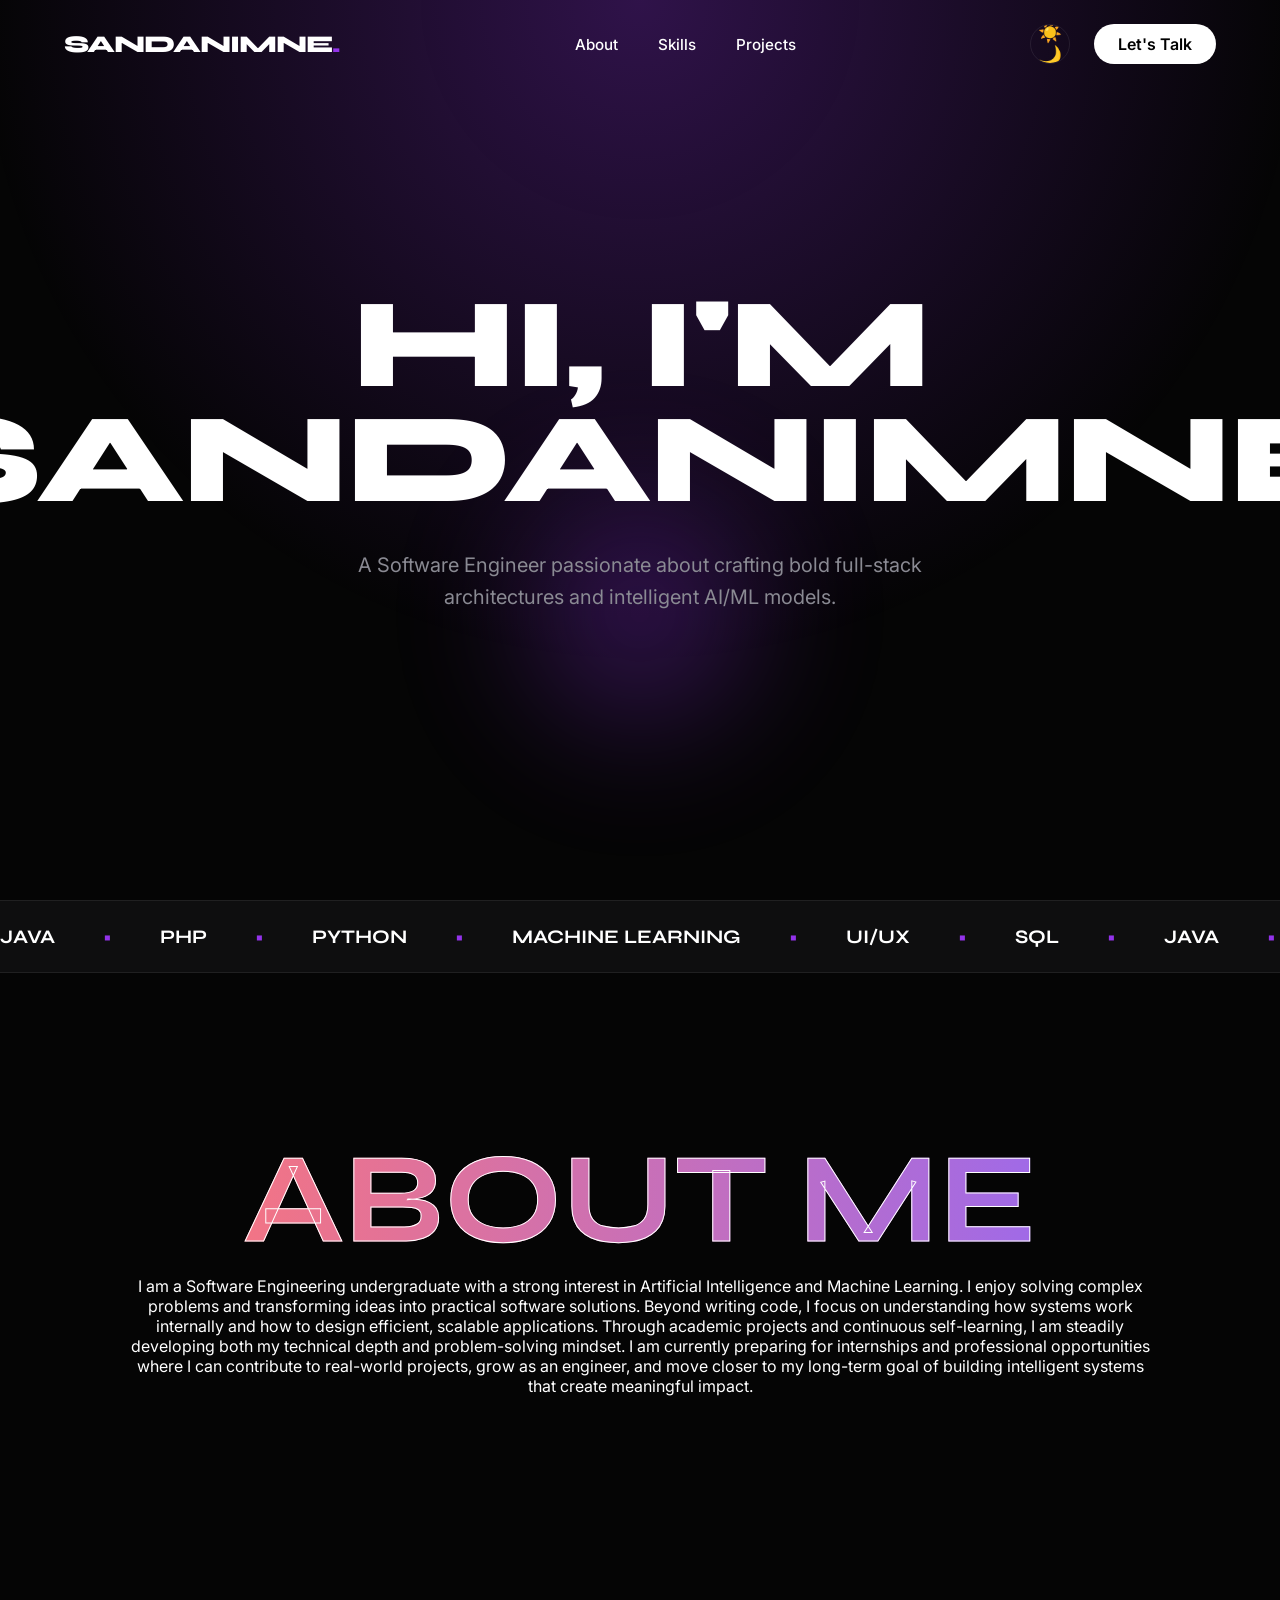
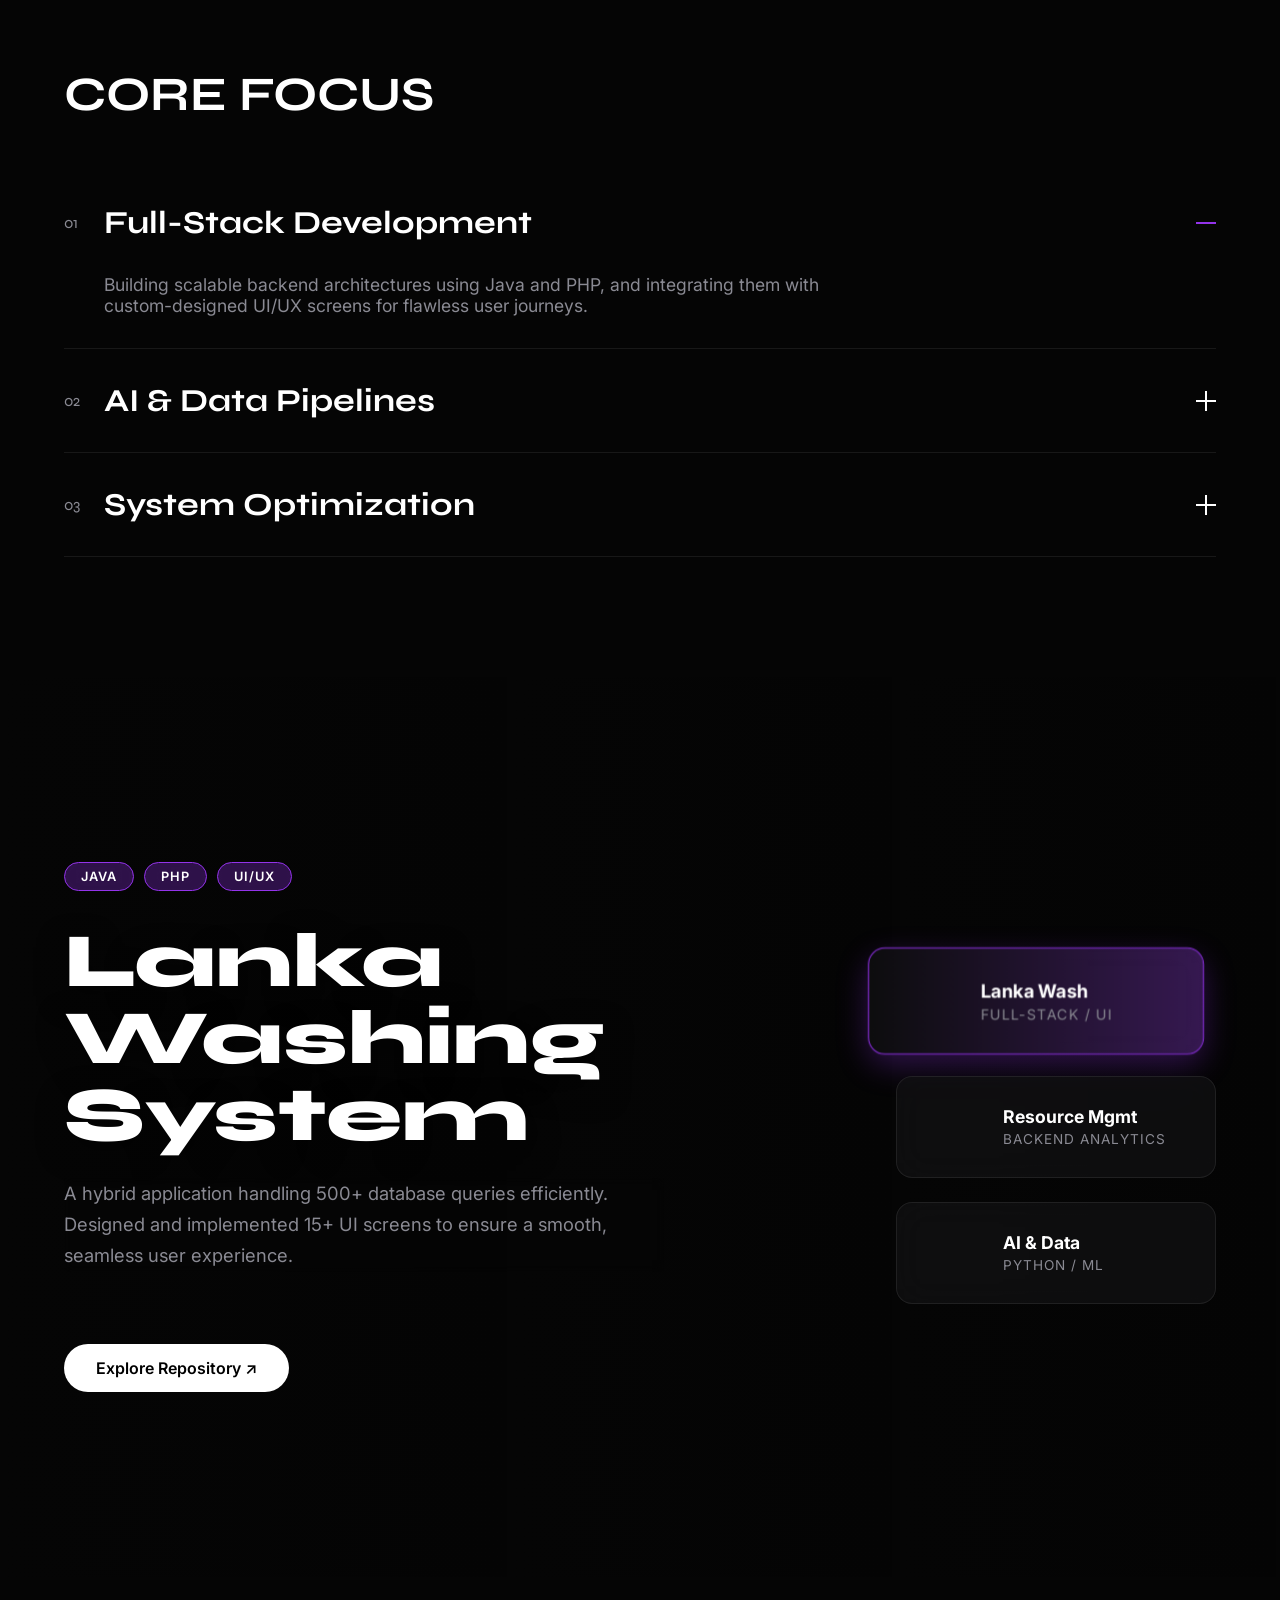
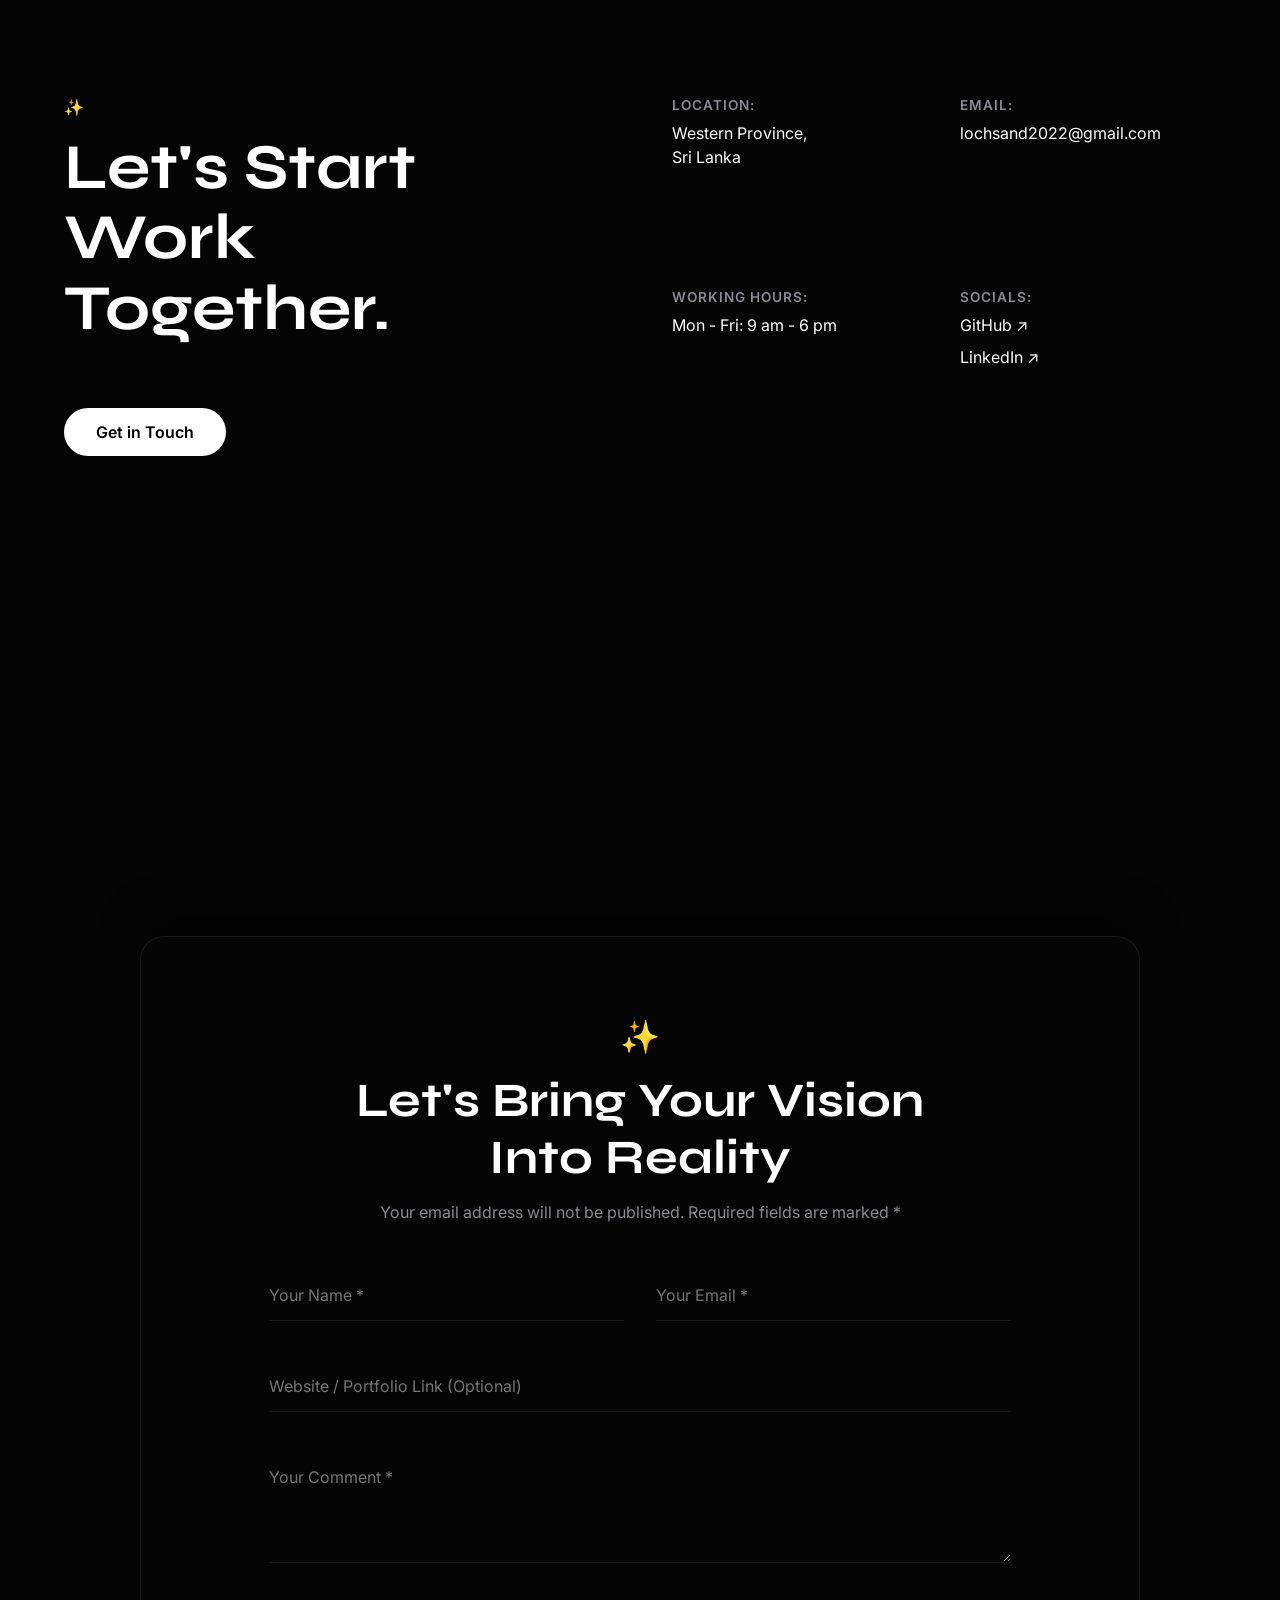
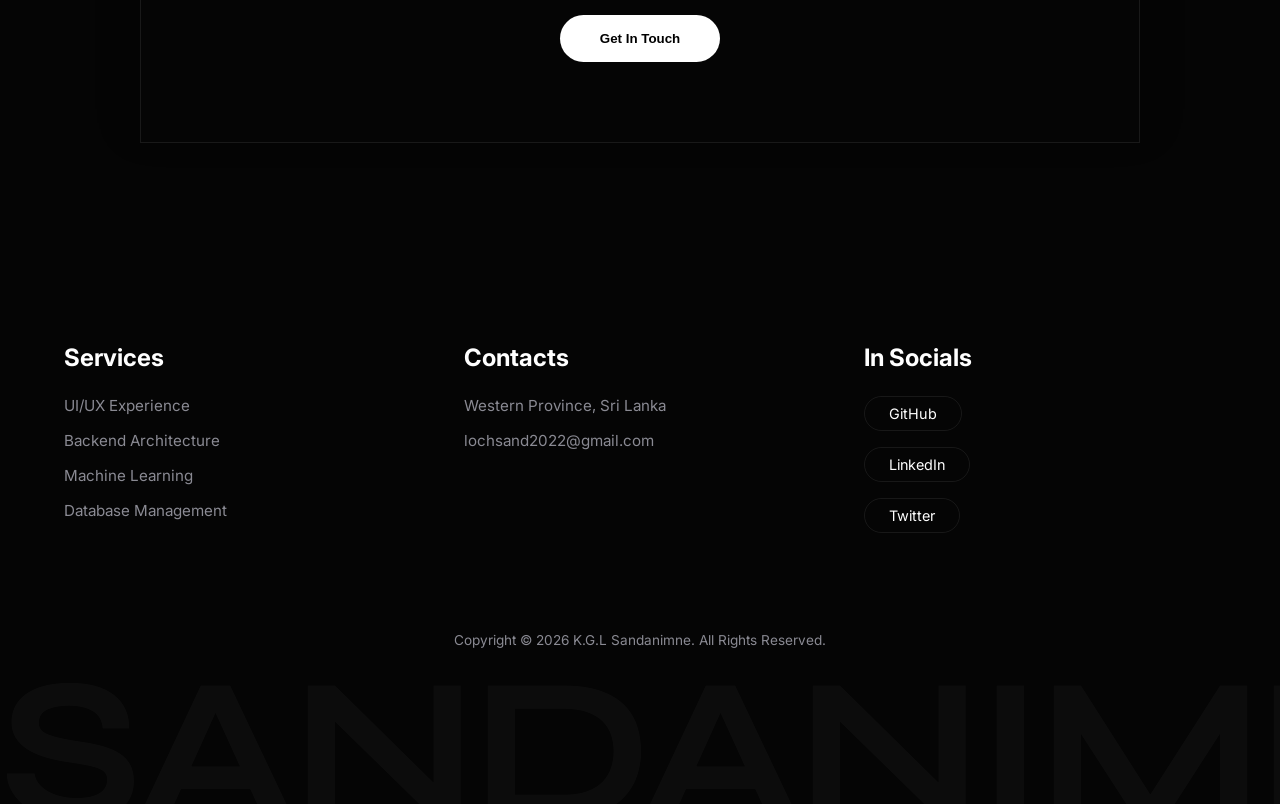
<file: back/index.html>
<!DOCTYPE html>
<html lang="en">
<head>
    <meta charset="UTF-8">
    <meta name="viewport" content="width=device-width, initial-scale=1.0">
    <title>K.G.L Sandanimne | Software Engineer & AI</title>
    <link href="https://fonts.googleapis.com/css2?family=Inter:wght@400;500;600&family=Syne:wght@700;800&display=swap" rel="stylesheet">
    <link rel="stylesheet" href="style.css">
</head>
<body>

    <div class="ambient-glow"></div>

    <nav class="navbar" id="navbar">
        <a href="#" class="nav-logo">SANDANIMNE<span>.</span></a>
        
        <div class="nav-links">
            <a href="#about" class="hover-underline">About</a>
            <a href="#skills" class="hover-underline">Skills</a>
            <a href="#projects" class="hover-underline">Projects</a>
        </div>

        <div class="nav-actions">
            <button id="theme-toggle" class="theme-btn" aria-label="Toggle Theme">
                <div class="theme-icon-wrapper">
                    <span class="sun-icon">☀️</span>
                    <span class="moon-icon">🌙</span>
                </div>
            </button>
            <a href="#contact" class="contact-pill magnetic-btn">Let's Talk</a>
        </div>
    </nav>

    <section class="hero" id="home">
        <h1 class="huge-text reveal-text">HI, I'M <br> SANDANIMNE</h1>
        <p class="subtitle reveal-fade delay-1">A Software Engineer passionate about crafting bold full-stack architectures and intelligent AI/ML models.</p>
        
        <div class="hero-visuals reveal-fade delay-2">
            <div class="floating-orb"></div>
        </div>
    </section>

    <div class="marquee-container">
        <div class="marquee-track">
            
            <div class="marquee-group">
                <span>JAVA</span><span class="dot">•</span>
                <span>PHP</span><span class="dot">•</span>
                <span>PYTHON</span><span class="dot">•</span>
                <span>MACHINE LEARNING</span><span class="dot">•</span>
                <span>UI/UX</span><span class="dot">•</span>
                <span>SQL</span><span class="dot">•</span>
                <span>JAVA</span><span class="dot">•</span>
                <span>PHP</span><span class="dot">•</span>
                <span>PYTHON</span><span class="dot">•</span>
                <span>MACHINE LEARNING</span><span class="dot">•</span>
                <span>UI/UX</span><span class="dot">•</span>
                <span>SQL</span><span class="dot">•</span>
            </div>
            
            <div class="marquee-group" aria-hidden="true">
                <span>JAVA</span><span class="dot">•</span>
                <span>PHP</span><span class="dot">•</span>
                <span>PYTHON</span><span class="dot">•</span>
                <span>MACHINE LEARNING</span><span class="dot">•</span>
                <span>UI/UX</span><span class="dot">•</span>
                <span>SQL</span><span class="dot">•</span>
                <span>JAVA</span><span class="dot">•</span>
                <span>PHP</span><span class="dot">•</span>
                <span>PYTHON</span><span class="dot">•</span>
                <span>MACHINE LEARNING</span><span class="dot">•</span>
                <span>UI/UX</span><span class="dot">•</span>
                <span>SQL</span><span class="dot">•</span>
            </div>

        </div>
    </div>

    <section id="about" class="about-section section-padding">
        <div class="container text-center">
            
            <h2 class="hollow-text">ABOUT ME</h2><br><br>
            
            <div class="about-text-content">
                <p class="scrub-text" id="scrub-text">
                    I am a Software Engineering undergraduate with a strong interest in Artificial Intelligence and Machine Learning. I enjoy solving complex problems and transforming ideas into practical software solutions. Beyond writing code, I focus on understanding how systems work internally and how to design efficient, scalable applications. Through academic projects and continuous self-learning, I am steadily developing both my technical depth and problem-solving mindset. I am currently preparing for internships and professional opportunities where I can contribute to real-world projects, grow as an engineer, and move closer to my long-term goal of building intelligent systems that create meaningful impact.
                </p>
            </div>
            
        </div>
    </section>

    <section id="skills" class="services-section section-padding">
        <div class="container">
            <h2 class="section-title reveal-up">CORE FOCUS</h2>
            
            <div class="accordion reveal-up delay-1">
                <div class="accordion-item active">
                    <div class="accordion-header">
                        <span class="num">01</span>
                        <h3>Full-Stack Development</h3>
                        <span class="icon"></span>
                    </div>
                    <div class="accordion-body">
                        <div class="accordion-content">
                            <p>Building scalable backend architectures using Java and PHP, and integrating them with custom-designed UI/UX screens for flawless user journeys.</p>
                        </div>
                    </div>
                </div>

                <div class="accordion-item">
                    <div class="accordion-header">
                        <span class="num">02</span>
                        <h3>AI & Data Pipelines</h3>
                        <span class="icon"></span>
                    </div>
                    <div class="accordion-body">
                        <div class="accordion-content">
                            <p>Developing predictive models, data analysis pipelines, and basic neural networks using Python and modern data science concepts.</p>
                        </div>
                    </div>
                </div>

                <div class="accordion-item">
                    <div class="accordion-header">
                        <span class="num">03</span>
                        <h3>System Optimization</h3>
                        <span class="icon"></span>
                    </div>
                    <div class="accordion-body">
                        <div class="accordion-content">
                            <p>Handling 500+ heavy database queries and implementing real-time JasperReports for workflow tracking and resource management.</p>
                        </div>
                    </div>
                </div>
            </div>
        </div>
    </section>

    <section id="projects" class="immersive-projects">
        
        <div class="project-bg-container">
            <div class="proj-bg-layer active" style="background-image: url('https://images.unsplash.com/photo-1551288049-bebda4e38f71?q=80&w=1920');"></div>
            <div class="proj-bg-layer" style="background-image: url('https://images.unsplash.com/photo-1460925895917-afdab827c52f?q=80&w=1920');"></div>
            <div class="proj-bg-layer" style="background-image: url('https://images.unsplash.com/photo-1620712943543-bcc4688e7485?q=80&w=1920');"></div>
            <div class="proj-bg-overlay"></div>
        </div>

        <div class="container proj-layout">
            
            <div class="proj-info-wrapper reveal-up">
                <div class="proj-tags" id="proj-tags">
                    <span class="tag">Java</span><span class="tag">PHP</span><span class="tag">UI/UX</span>
                </div>
                
                <h2 class="massive-proj-title" id="proj-title">Lanka Washing System</h2>
                <p class="proj-description" id="proj-desc">
                    A hybrid application handling 500+ database queries efficiently. Designed and implemented 15+ UI screens to ensure a smooth, seamless user experience.
                </p>
                
                <a href="https://github.com/NimnaOfficial" target="_blank" rel="noopener noreferrer" class="btn-primary magnetic-btn mt-base">
                    Explore Repository ↗
                </a>
            </div>

            <div class="proj-thumbnails reveal-up delay-1">
                
                <div class="thumb-card active" data-index="0">
                    <div class="thumb-img" style="background-image: url('https://images.unsplash.com/photo-1551288049-bebda4e38f71?q=80&w=800');"></div>
                    <div class="thumb-content">
                        <h4>Lanka Wash</h4>
                        <p>Full-Stack / UI</p>
                    </div>
                </div>

                <div class="thumb-card" data-index="1">
                    <div class="thumb-img" style="background-image: url('https://images.unsplash.com/photo-1460925895917-afdab827c52f?q=80&w=800');"></div>
                    <div class="thumb-content">
                        <h4>Resource Mgmt</h4>
                        <p>Backend Analytics</p>
                    </div>
                </div>

                <div class="thumb-card" data-index="2">
                    <div class="thumb-img" style="background-image: url('https://images.unsplash.com/photo-1620712943543-bcc4688e7485?q=80&w=800');"></div>
                    <div class="thumb-content">
                        <h4>AI & Data</h4>
                        <p>Python / ML</p>
                    </div>
                </div>

            </div>
        </div>
    </section>

    <section id="contact" class="contact-section section-padding">
        <div class="container">
            
            <div class="contact-top-grid reveal-up">
                <div class="contact-left">
                    <span class="sparkle-icon">✨</span>
                    <h2 class="huge-text-sub">Let's Start Work<br>Together.</h2>
                    <a href="mailto:lochsand2022@gmail.com" class="btn-primary mt-base magnetic-btn">Get in Touch</a>
                </div>
                
                <div class="contact-right">
                    <div class="info-block">
                        <h4>LOCATION:</h4>
                        <p>Western Province,<br>Sri Lanka</p>
                    </div>
                    <div class="info-block">
                        <h4>EMAIL:</h4>
                        <p>lochsand2022@gmail.com</p>
                    </div>
                    <div class="info-block">
                        <h4>WORKING HOURS:</h4>
                        <p>Mon - Fri: 9 am - 6 pm</p>
                    </div>
                    <div class="info-block">
                        <h4>SOCIALS:</h4>
                        <div class="social-links-small">
                            <a href="https://github.com/NimnaOfficial" target="_blank" rel="noopener noreferrer">GitHub ↗</a>
                            <a href="#" target="_blank" rel="noopener noreferrer">LinkedIn ↗</a>
                        </div>
                    </div>
                </div>
            </div>

            <div class="massive-email-container reveal-up delay-1">
                
            </div>
        </div>

        <div class="map-form-container reveal-up delay-2">
            
            <div class="map-wrapper">
                <iframe src="https://www.google.com/maps/embed?pb=!1m18!1m12!1m3!1d126743.58585973809!2d79.858886!3d6.9270786!2m3!1f0!2f0!3f0!3m2!1i1024!2i768!4f13.1!3m3!1m2!1s0x3ae25963120b1509%3A0x2db2c18a68712863!2sColombo%2C%20Sri%20Lanka!5e0!3m2!1sen!2sus!4v1680000000000!5m2!1sen!2sus" width="100%" height="600" style="border:0;" allowfullscreen="" loading="lazy" referrerpolicy="no-referrer-when-downgrade"></iframe>
            </div>

            <div class="form-overlap-card">
                <div class="sparkle-icon-center">✨</div>
                <h3>Let's Bring Your Vision<br>Into Reality</h3>
                <p class="form-subtext">Your email address will not be published. Required fields are marked *</p>
                
                <form action="https://api.web3forms.com/submit" method="POST" class="custom-form">
                    <input type="hidden" name="access_key" value="abd9e510-e95a-470b-8867-3f8134b0ad7c">
                    
                    <div class="input-row">
                        <div class="input-group">
                            <input type="text" name="name" placeholder="Your Name *" required>
                        </div>
                        <div class="input-group">
                            <input type="email" name="email" placeholder="Your Email *" required>
                        </div>
                    </div>
                    
                    <div class="input-group">
                        <input type="text" name="website" placeholder="Website / Portfolio Link (Optional)">
                    </div>
                    
                    <div class="input-group">
                        <textarea name="message" placeholder="Your Comment *" required rows="4"></textarea>
                    </div>
                    
                    <button type="submit" class="btn-primary magnetic-btn form-submit-btn">Get In Touch</button>
                </form>
            </div>
        </div>
    </section>

    <footer class="mega-footer">
        <div class="container footer-grid reveal-up">
            <div class="footer-col">
                <h4>Services</h4>
                <ul>
                    <li>UI/UX Experience</li>
                    <li>Backend Architecture</li>
                    <li>Machine Learning</li>
                    <li>Database Management</li>
                </ul>
            </div>
            <div class="footer-col">
                <h4>Contacts</h4>
                <p>Western Province, Sri Lanka</p>
                <p>lochsand2022@gmail.com</p>
            </div>
            <div class="footer-col">
                <h4>In Socials</h4>
                <div class="footer-social-pills">
                    <a href="https://github.com/NimnaOfficial" target="_blank" rel="noopener noreferrer">GitHub</a>
                    <a href="#">LinkedIn</a>
                    <a href="#">Twitter</a>
                </div>
            </div>
        </div>
        
        <div class="footer-bottom-bar reveal-up delay-1">
            <p>Copyright © 2026 K.G.L Sandanimne. All Rights Reserved.</p>
            <h1 class="footer-massive-logo">SANDANIMNE.</h1>
        </div>
    </footer>

    <script src="script.js"></script>
</body>
</html>
</file>
<file: back/style.css>
/* --- CSS VARIABLES & THEME LOGIC --- */
:root {
    /* DARK MODE (Default) */
    --bg-main: #050505;
    --text-main: #ffffff;
    --text-muted: #8a8a93;
    --accent: #9333ea;
    --accent-glow: rgba(147, 51, 234, 0.3);
    
    --card-bg: rgba(20, 20, 22, 0.6);
    --card-border: rgba(255, 255, 255, 0.08);
    --nav-bg: rgba(5, 5, 5, 0.8);
    
    --btn-bg: #ffffff;
    --btn-text: #000000;
}

[data-theme="light"] {
    /* LIGHT MODE */
    --bg-main: #f8fafc;
    --text-main: #0f172a;
    --text-muted: #64748b;
    --accent: #7e22ce;
    --accent-glow: rgba(126, 34, 206, 0.2);
    
    --card-bg: rgba(255, 255, 255, 0.7);
    --card-border: rgba(0, 0, 0, 0.08);
    --nav-bg: rgba(248, 250, 252, 0.8);
    
    --btn-bg: #0f172a;
    --btn-text: #ffffff;
}

/* --- RESET & BASE --- */
* { margin: 0; padding: 0; box-sizing: border-box; }

body {
    background-color: var(--bg-main);
    color: var(--text-main);
    font-family: 'Inter', sans-serif;
    overflow-x: hidden;
    transition: background-color 0.5s ease, color 0.5s ease;
}

h1, h2, h3, .nav-logo { font-family: 'Syne', sans-serif; }

.container { max-width: 1400px; margin: 0 auto; padding: 0 5%; }
.section-padding { padding: 120px 0; }
.mt-base { margin-top: 2rem; }

/* Background Glow */
.ambient-glow {
    position: fixed; top: 0; left: 0; width: 100vw; height: 100vh;
    background: radial-gradient(circle at 50% 0%, var(--accent-glow) 0%, transparent 60%);
    z-index: -1; pointer-events: none;
    transition: background 0.5s ease;
}

/* --- NAVBAR --- */
.navbar {
    position: fixed; top: 0; left: 0; width: 100%;
    display: flex; justify-content: space-between; align-items: center;
    padding: 1.5rem 5%; z-index: 1000;
    transition: all 0.4s ease;
}

.navbar.scrolled {
    background: var(--nav-bg);
    backdrop-filter: blur(12px);
    -webkit-backdrop-filter: blur(12px); /* Safari Fix */
    border-bottom: 1px solid var(--card-border);
}

.nav-logo { font-size: 1.5rem; font-weight: 800; text-decoration: none; color: var(--text-main); letter-spacing: -1px; }
.nav-logo span { color: var(--accent); }

.nav-links { display: flex; gap: 2.5rem; }
.nav-links a { color: var(--text-main); text-decoration: none; font-weight: 500; font-size: 0.95rem; }

.nav-actions { display: flex; align-items: center; gap: 1.5rem; }

/* Theme Toggle Button Animation */
.theme-btn {
    background: transparent; border: none; font-size: 1.2rem; cursor: pointer;
    width: 40px; height: 40px; border-radius: 50%;
    display: flex; align-items: center; justify-content: center;
    overflow: hidden; position: relative;
    border: 1px solid var(--card-border);
}

.theme-icon-wrapper {
    display: flex; flex-direction: column;
    transition: transform 0.5s cubic-bezier(0.68, -0.55, 0.265, 1.55);
}

[data-theme="light"] .theme-icon-wrapper { transform: translateY(-50%); }

.contact-pill {
    background: var(--btn-bg); color: var(--btn-text);
    padding: 10px 24px; border-radius: 50px; text-decoration: none; font-weight: 600;
    transition: transform 0.3s;
}

/* --- HERO --- */
.hero {
    min-height: 100vh; display: flex; flex-direction: column;
    justify-content: center; align-items: center; text-align: center;
    padding: 0 5%; position: relative;
}

.huge-text {
    font-size: clamp(3rem, 10vw, 8rem);
    font-weight: 800; line-height: 0.9; letter-spacing: -2px;
    margin-bottom: 2rem; z-index: 2;
}

.subtitle {
    font-size: clamp(1rem, 2vw, 1.25rem); color: var(--text-muted);
    max-width: 650px; z-index: 2; line-height: 1.6;
}

/* Floating 3D Orb Effect */
.floating-orb {
    position: absolute; top: 50%; left: 50%; transform: translate(-50%, -50%);
    width: 400px; height: 400px; border-radius: 50%;
    background: radial-gradient(circle, var(--accent) 0%, transparent 60%);
    filter: blur(60px); opacity: 0.4; z-index: 1;
    animation: float 6s ease-in-out infinite;
}

@keyframes float {
    0%, 100% { transform: translate(-50%, -50%) scale(1); }
    50% { transform: translate(-50%, -60%) scale(1.1); }
}

/* --- MARQUEE --- */
.marquee-container {
    width: 100%; overflow: hidden;
    background: var(--card-bg); padding: 1.5rem 0;
    border-top: 1px solid var(--card-border); border-bottom: 1px solid var(--card-border);
}

.marquee {
    display: flex; white-space: nowrap; align-items: center;
    animation: scroll 25s linear infinite; gap: 2rem;
}

.marquee span { font-family: 'Syne', sans-serif; font-size: 1.2rem; font-weight: 700; color: var(--text-main); }
.marquee .dot { color: var(--accent); }

@keyframes scroll {
    0% { transform: translateX(0); }
    100% { transform: translateX(-50%); }
}

/* --- ABOUT (Hollow Fill Animation) --- */
.about-section { text-align: center; }

.hollow-text {
    font-size: clamp(3rem, 12vw, 10rem);
    color: transparent;
    -webkit-text-stroke: 1px var(--text-muted);
    margin-bottom: -50px; position: relative; z-index: 1;
    transition: all 0.5s ease;
}

/* Fills with color when the section gets the active class from JS */
.about-section.active .hollow-text {
    -webkit-text-stroke: 1px var(--text-main); color: var(--card-border);
}

.glass-panel {
    background: var(--card-bg);
    backdrop-filter: blur(16px); -webkit-backdrop-filter: blur(16px); /* Safari Fix */
    padding: 3rem; border-radius: 24px; max-width: 800px; margin: 0 auto;
    border: 1px solid var(--card-border); position: relative; z-index: 2;
}

.glass-panel p { font-size: 1.15rem; line-height: 1.7; color: var(--text-main); margin-bottom: 2rem; }

.btn-primary {
    display: inline-block; background: var(--btn-bg); color: var(--btn-text);
    padding: 14px 32px; border-radius: 50px; font-weight: 600; text-decoration: none;
}

/* --- ACCORDION --- */
.section-title { font-size: clamp(2rem, 5vw, 3rem); margin-bottom: 3rem; }

.accordion-item { border-bottom: 1px solid var(--card-border); }

.accordion-header {
    display: flex; align-items: center; justify-content: space-between;
    padding: 2rem 0; cursor: pointer; transition: color 0.3s;
}

.accordion-header:hover { color: var(--accent); }
.accordion-header .num { font-size: 1rem; color: var(--text-muted); font-family: 'Syne', sans-serif; width: 40px; }
.accordion-header h3 { font-size: clamp(1.2rem, 3vw, 2rem); flex: 1; }

.accordion-header .icon {
    position: relative; width: 20px; height: 20px;
}
.accordion-header .icon::before, .accordion-header .icon::after {
    content: ''; position: absolute; background: var(--text-main);
    transition: transform 0.3s ease;
}
.accordion-header .icon::before { top: 9px; left: 0; width: 20px; height: 2px; }
.accordion-header .icon::after { top: 0; left: 9px; width: 2px; height: 20px; }

.accordion-body {
    max-height: 0; overflow: hidden; transition: max-height 0.4s ease-out;
}
.accordion-content { padding: 0 0 2rem 40px; color: var(--text-muted); font-size: 1.1rem; max-width: 800px; }

/* Active State */
.accordion-item.active .accordion-header .icon::after { transform: rotate(90deg); }
.accordion-item.active .accordion-header .icon::before,
.accordion-item.active .accordion-header .icon::after { background: var(--accent); }

/* --- PROJECTS (Horizontal Scroll Mobile Optimized) --- */
.horizontal-scroll-container {
    display: flex; gap: 2rem; padding: 0 5% 2rem 5%;
    overflow-x: auto; scroll-snap-type: x mandatory;
    scrollbar-width: none; /* Edge/Firefox fix */
    -webkit-overflow-scrolling: touch; /* Smooth scroll iOS */
}
.horizontal-scroll-container::-webkit-scrollbar { display: none; /* Chrome/Safari fix */ }

.project-card {
    flex: 0 0 calc(33.333% - 1.5rem); min-width: 350px;
    scroll-snap-align: start;
    background: var(--card-bg); border-radius: 24px; padding: 1.5rem;
    border: 1px solid var(--card-border);
    backdrop-filter: blur(10px); -webkit-backdrop-filter: blur(10px);
}

.project-img { height: 220px; border-radius: 16px; margin-bottom: 1.5rem; background-size: cover; background-position: center; }

/* Replaced inline gradient styles with specific classes */
.bg-proj-1 { background-image: linear-gradient(45deg, #FF6B6B, #FF8E53); }
.bg-proj-2 { background-image: linear-gradient(45deg, #4E65FF, #92EFFD); }
.bg-proj-3 { background-image: linear-gradient(45deg, #8A2387, #E94057); }

.tags { display: flex; gap: 8px; margin-bottom: 1rem; flex-wrap: wrap; }
.tags span { padding: 4px 12px; border: 1px solid var(--card-border); border-radius: 50px; font-size: 0.75rem; text-transform: uppercase; }

.project-info h3 { font-size: 1.5rem; margin-bottom: 10px; }
.project-info p { color: var(--text-muted); margin-bottom: 1.5rem; font-size: 0.95rem; line-height: 1.5; }

.live-btn {
    color: var(--accent); text-decoration: none; font-weight: 600; font-size: 0.95rem;
}

/* --- FOOTER --- */
.footer { border-top: 1px solid var(--card-border); text-align: center; }
.footer-bottom { display: flex; justify-content: space-between; align-items: center; flex-wrap: wrap; gap: 2rem; margin-top: 3rem; }
.email-link { font-size: clamp(1.2rem, 3vw, 2.5rem); color: var(--text-main); text-decoration: none; border-bottom: 2px solid var(--accent); }
.social-link { font-size: 1.1rem; color: var(--text-muted); text-decoration: none; text-transform: uppercase; }

/* --- RESPONSIVE MOBILE ADJUSTMENTS --- */
@media (max-width: 900px) {
    .nav-links { display: none; } /* Use a hamburger menu here later */
    .project-card { flex: 0 0 85vw; min-width: 85vw; }
    .accordion-header h3 { margin-left: 1rem; }
    .accordion-content { padding-left: 0; }
    .footer-bottom { flex-direction: column; justify-content: center; }
}

/* --- ANIMATION UTILITY CLASSES --- */
.reveal-up { opacity: 0; transform: translateY(40px); transition: all 0.8s cubic-bezier(0.16, 1, 0.3, 1); }
.reveal-fade { opacity: 0; transition: all 1s ease; }
.delay-1 { transition-delay: 0.15s; }
.delay-2 { transition-delay: 0.3s; }

.is-visible { opacity: 1; transform: translateY(0); }

/* Hover effects */
.hover-underline { position: relative; }
.hover-underline::after {
    content: ''; position: absolute; width: 0; height: 1px;
    bottom: -2px; left: 0; background-color: currentColor;
    transition: width 0.3s ease;
}
.hover-underline:hover::after { width: 100%; }

/* --- CONTACT SECTION (Image UI Inspired) --- */
.contact-top-grid { display: grid; grid-template-columns: 1fr 1fr; gap: 4rem; margin-bottom: 5rem; }

.huge-text-sub { font-size: clamp(2.5rem, 5vw, 4rem); line-height: 1.1; margin: 1rem 0 2rem 0; font-family: 'Syne', sans-serif;}

.contact-right { display: grid; grid-template-columns: 1fr 1fr; gap: 2rem; }

.info-block h4 { color: var(--text-muted); font-size: 0.85rem; letter-spacing: 1px; margin-bottom: 0.5rem; text-transform: uppercase; font-weight: 600; }
.info-block p, .info-block a { color: var(--text-main); font-size: 1rem; text-decoration: none; line-height: 1.5; transition: color 0.3s; }
.info-block a:hover { color: var(--accent); }

.social-links-small { display: flex; flex-direction: column; gap: 0.5rem; }

/* Massive Email Visual */
.massive-email-container { text-align: center; margin-bottom: -50px; position: relative; z-index: 2; }
.massive-email {
    font-size: clamp(4.5rem, 4vw, 4rem); font-weight: 800;
    background: linear-gradient(135deg, #ff6b6b, var(--accent));
    -webkit-background-clip: text; -webkit-text-fill-color: transparent;
    letter-spacing: -2px; word-break: break-all;
}

/* Map and Overlapping Form */
.map-form-container { position: relative; width: 100%; display: flex; flex-direction: column; align-items: center; margin-top: 50px; }

/* Inverts map colors for dark mode, keeps normal for light mode */
.map-wrapper { width: 100%; height: 600px; filter: grayscale(100%) invert(90%) contrast(120%); opacity: 0.6; transition: filter 0.5s; }
[data-theme="light"] .map-wrapper { filter: grayscale(100%) contrast(100%); opacity: 0.8; }

.form-overlap-card {
    background: var(--bg-main); border: 1px solid var(--card-border);
    border-radius: 24px 24px 0 0; padding: 5rem 10%; width: 90%; max-width: 1000px;
    margin-top: -150px; position: relative; z-index: 10; text-align: center;
    box-shadow: 0 -20px 40px rgba(0,0,0,0.4);
}

[data-theme="light"] .form-overlap-card { box-shadow: 0 -20px 40px rgba(0,0,0,0.05); }

.sparkle-icon-center { font-size: 2rem; margin-bottom: 1rem; }
.form-overlap-card h3 { font-size: clamp(2rem, 4vw, 3rem); margin-bottom: 1rem; }
.form-subtext { color: var(--text-muted); margin-bottom: 3rem; }

/* Premium Underline Inputs */
.custom-form { text-align: left; }
.input-row { display: flex; gap: 2rem; }
.input-group { flex: 1; margin-bottom: 2.5rem; position: relative; }

.custom-form input, .custom-form textarea {
    width: 100%; background: transparent; border: none;
    border-bottom: 1px solid var(--card-border); color: var(--text-main);
    padding: 15px 0; font-size: 1rem; font-family: 'Inter', sans-serif;
    transition: border-color 0.3s ease;
}

.custom-form input:focus, .custom-form textarea:focus { outline: none; border-bottom-color: var(--accent); }
.custom-form textarea { resize: vertical; min-height: 100px; }
.form-submit-btn { margin: 0 auto; display: block; margin-top: 3rem; padding: 16px 40px; cursor: pointer; border: none;}

/* --- MEGA FOOTER --- */
.mega-footer { padding: 80px 0 0 0; overflow: hidden; position: relative; }
.footer-grid { display: grid; grid-template-columns: repeat(auto-fit, minmax(200px, 1fr)); gap: 3rem; margin-bottom: 4rem; }

.footer-col h4 { font-size: 1.5rem; margin-bottom: 1.5rem; }
.footer-col ul { list-style: none; }
.footer-col ul li, .footer-col p { color: var(--text-muted); margin-bottom: 1rem; font-size: 0.95rem; }

.footer-social-pills { display: flex; flex-direction: column; gap: 1rem; align-items: flex-start; }
.footer-social-pills a {
    padding: 8px 24px; border: 1px solid var(--card-border); border-radius: 50px;
    color: var(--text-main); text-decoration: none; font-size: 0.9rem; transition: all 0.3s ease;
}
.footer-social-pills a:hover { border-color: var(--accent); background: var(--accent-glow); }

.footer-bottom-bar { text-align: center; padding-top: 2rem; position: relative; }
.footer-bottom-bar p { color: var(--text-muted); font-size: 0.85rem; margin-bottom: 2rem; position: relative; z-index: 2;}

.footer-massive-logo {
    font-size: clamp(4rem, 16vw, 18rem); line-height: 0.7; color: var(--text-main);
    opacity: 0.03; letter-spacing: -5px; margin-bottom: -20px;
    white-space: nowrap; font-family: 'Syne', sans-serif;
}

@media (max-width: 768px) {
    .contact-top-grid { grid-template-columns: 1fr; gap: 2rem; }
    .input-row { flex-direction: column; gap: 0; }
    .form-overlap-card { padding: 3rem 5%; width: 95%; }
}

/* --- IMMERSIVE VERTICAL CAROUSEL (Projects Section) --- */
.immersive-projects {
    position: relative;
    width: 100%;
    min-height: 100vh;
    display: flex;
    align-items: center;
    overflow: hidden;
    padding: 100px 0;
}

/* Background Logic */
.project-bg-container { position: absolute; inset: 0; z-index: 0; }

.proj-bg-layer {
    position: absolute; inset: 0;
    background-size: cover; background-position: center;
    opacity: 0; visibility: hidden;
    transform: scale(1.05); /* Start slightly zoomed in */
    transition: opacity 1.2s cubic-bezier(0.25, 1, 0.5, 1), transform 10s linear;
}

.proj-bg-layer.active {
    opacity: 1; visibility: visible;
    transform: scale(1); /* Slow zoom out effect while active */
}

/* Heavy gradient for that 'Project Twelve' dark mode feel */
.proj-bg-overlay {
    position: absolute; inset: 0;
    background: linear-gradient(90deg, var(--bg-main) 0%, rgba(5,5,5,0.8) 40%, rgba(5,5,5,0.4) 100%);
    z-index: 1;
}

[data-theme="light"] .proj-bg-overlay {
    background: linear-gradient(90deg, var(--bg-main) 0%, rgba(248, 250, 252, 0.9) 45%, rgba(248, 250, 252, 0.5) 100%);
}

/* Layout */
.proj-layout {
    position: relative; z-index: 2;
    display: flex; justify-content: space-between; align-items: center; gap: 4rem;
    width: 100%; height: 100%;
}

/* Left Side: Info */
.proj-info-wrapper { flex: 1; max-width: 600px; }

.massive-proj-title {
    font-size: clamp(3rem, 6vw, 5rem); font-family: 'Syne', sans-serif;
    font-weight: 800; line-height: 1; margin-bottom: 1.5rem; color: var(--text-main);
    text-shadow: 0 10px 30px rgba(0,0,0,0.5);
}

.proj-description {
    font-size: 1.15rem; color: var(--text-muted); line-height: 1.7; margin-bottom: 2.5rem;
    backdrop-filter: blur(5px);
}

.proj-tags { display: flex; gap: 10px; margin-bottom: 2rem; flex-wrap: wrap; }
.proj-tags .tag {
    padding: 6px 16px; border: 1px solid var(--accent); border-radius: 50px;
    font-size: 0.8rem; font-weight: 600; text-transform: uppercase; letter-spacing: 1px;
    background: var(--accent-glow); color: var(--text-main);
    backdrop-filter: blur(10px);
}

/* Right Side: Vertical Thumbnails */
.proj-thumbnails {
    display: flex; flex-direction: column; gap: 1.5rem;
    width: 320px; flex-shrink: 0;
}

.thumb-card {
    display: flex; align-items: center; gap: 1rem;
    padding: 10px; border-radius: 16px; cursor: pointer;
    background: var(--card-bg); border: 1px solid var(--card-border);
    backdrop-filter: blur(16px); -webkit-backdrop-filter: blur(16px);
    transition: all 0.4s cubic-bezier(0.16, 1, 0.3, 1);
    position: relative; overflow: hidden;
}

.thumb-img {
    width: 80px; height: 80px; border-radius: 12px;
    background-size: cover; background-position: center;
    transition: transform 0.4s ease;
}

.thumb-content h4 { font-size: 1.1rem; color: var(--text-main); margin-bottom: 4px; }
.thumb-content p { font-size: 0.85rem; color: var(--text-muted); text-transform: uppercase; letter-spacing: 1px;}

/* Hover & Active States (Neon Web3 Vibe) */
.thumb-card::before {
    content: ''; position: absolute; inset: 0;
    background: linear-gradient(90deg, transparent, var(--accent-glow));
    opacity: 0; transition: opacity 0.4s ease; z-index: -1;
}

.thumb-card:hover { transform: translateX(-10px); border-color: rgba(255,255,255,0.2); }
.thumb-card:hover .thumb-img { transform: scale(1.1); }

.thumb-card.active {
    transform: translateX(-20px) scale(1.05);
    border-color: var(--accent);
    box-shadow: 0 10px 30px var(--accent-glow);
}
.thumb-card.active::before { opacity: 1; }

/* Mobile Adjustments */
@media (max-width: 900px) {
    .proj-layout { flex-direction: column; justify-content: flex-end; padding-top: 150px; }
    .proj-bg-overlay { background: linear-gradient(0deg, var(--bg-main) 0%, rgba(5,5,5,0.9) 50%, rgba(5,5,5,0.2) 100%); }
    [data-theme="light"] .proj-bg-overlay { background: linear-gradient(0deg, var(--bg-main) 0%, rgba(248, 250, 252, 0.9) 60%, rgba(248, 250, 252, 0.3) 100%); }
    .proj-info-wrapper { max-width: 100%; text-align: center; }
    .proj-tags { justify-content: center; }
    .proj-thumbnails { flex-direction: row; width: 100%; overflow-x: auto; padding-bottom: 20px; scroll-snap-type: x mandatory; }
    .thumb-card { min-width: 250px; scroll-snap-align: center; }
    .thumb-card.active { transform: translateY(-10px) scale(1.05); }
}

/* --- ABOUT (Upgraded UI/UX & Animations) --- */
.about-section { 
    padding: 150px 5%; 
    text-align: center; 
    perspective: 1000px; /* Prepares the section for 3D */
}

/* 1. Liquid Gradient Fill for the Hollow Text */
.hollow-text {
    font-size: clamp(4rem, 10vw, 8rem);
    color: transparent;
    -webkit-text-stroke: 2px rgba(255,255,255,0.2);
    margin-bottom: -40px; 
    position: relative;
    z-index: 1;
    /* Pre-load a gradient background */
    background: linear-gradient(90deg, #ff6b6b, #8b5cf6, #92EFFD, #ff6b6b);
    background-size: 300% auto;
    background-clip: text;
    -webkit-background-clip: text;
    transition: all 0.5s ease;
}

/* On hover, the outline disappears and the gradient flows */
.about-section:hover .hollow-text {
    -webkit-text-stroke: 0px transparent;
    color: transparent; /* Lets the background shine through */
    animation: textFlow 4s linear infinite;
}

@keyframes textFlow {
    to { background-position: 300% center; }
}

/* 2. 3D Interactive Glass Card */
.about-content {
    background: rgba(24, 24, 27, 0.8);
    backdrop-filter: blur(10px);
    padding: 40px;
    border-radius: 24px;
    max-width: 800px;
    margin: 0 auto;
    position: relative;
    z-index: 2;
    border: 1px solid rgba(255,255,255,0.05);
    /* 3D Properties */
    transform-style: preserve-3d;
    transition: transform 0.15s ease-out, box-shadow 0.3s ease;
    box-shadow: 0 10px 30px rgba(0,0,0,0.5);
}

/* Neon Glowing Aura behind the card */
.about-content::before {
    content: '';
    position: absolute;
    inset: -2px;
    border-radius: 26px;
    background: linear-gradient(45deg, #ff6b6b, #8b5cf6);
    z-index: -1;
    opacity: 0;
    transition: opacity 0.5s ease, filter 0.5s ease;
}

.about-content:hover::before {
    opacity: 1;
    filter: blur(20px);
}

/* 3. Pop-out effect for the text and button inside the 3D card */
.about-content p { 
    font-size: 1.2rem; 
    line-height: 1.6; 
    color: var(--text-light); 
    transform: translateZ(30px); /* Pushes text closer to the user */
}

.about-content .btn-primary {
    transform: translateZ(50px); /* Pushes button even higher */
    box-shadow: 0 10px 20px rgba(0,0,0,0.3);
}

/* --- INFINITE MARQUEE (Zero Gap) --- */
.marquee-container {
    width: 100vw;
    max-width: 100%;
    overflow: hidden;
    background: var(--card-bg); 
    padding: 1.5rem 0;
    border-top: 1px solid var(--card-border); 
    border-bottom: 1px solid var(--card-border);
}

/* The track holds both groups side-by-side */
.marquee-track {
    display: flex;
    width: max-content;
    animation: scrollText 20s linear infinite;
}

.marquee-group {
    display: flex;
    align-items: center;
    gap: 3rem; 
    padding-right: 3rem; /* CRITICAL: Must be the exact same size as the gap */
}

.marquee-group span { 
    font-family: 'Syne', sans-serif; 
    font-size: 1.2rem; 
    font-weight: 700; 
    color: var(--text-main); 
    white-space: nowrap; /* Forces text to stay on a single line */
}

.marquee-group .dot { color: var(--accent); }

/* Animates the track perfectly by shifting exactly half its total width */
@keyframes scrollText {
    0% { transform: translateX(0); }
    100% { transform: translateX(-50%); }
}

/* Optional: Pauses the loop on hover */
.marquee-container:hover .marquee-track {
    animation-play-state: paused;
}
</file>
